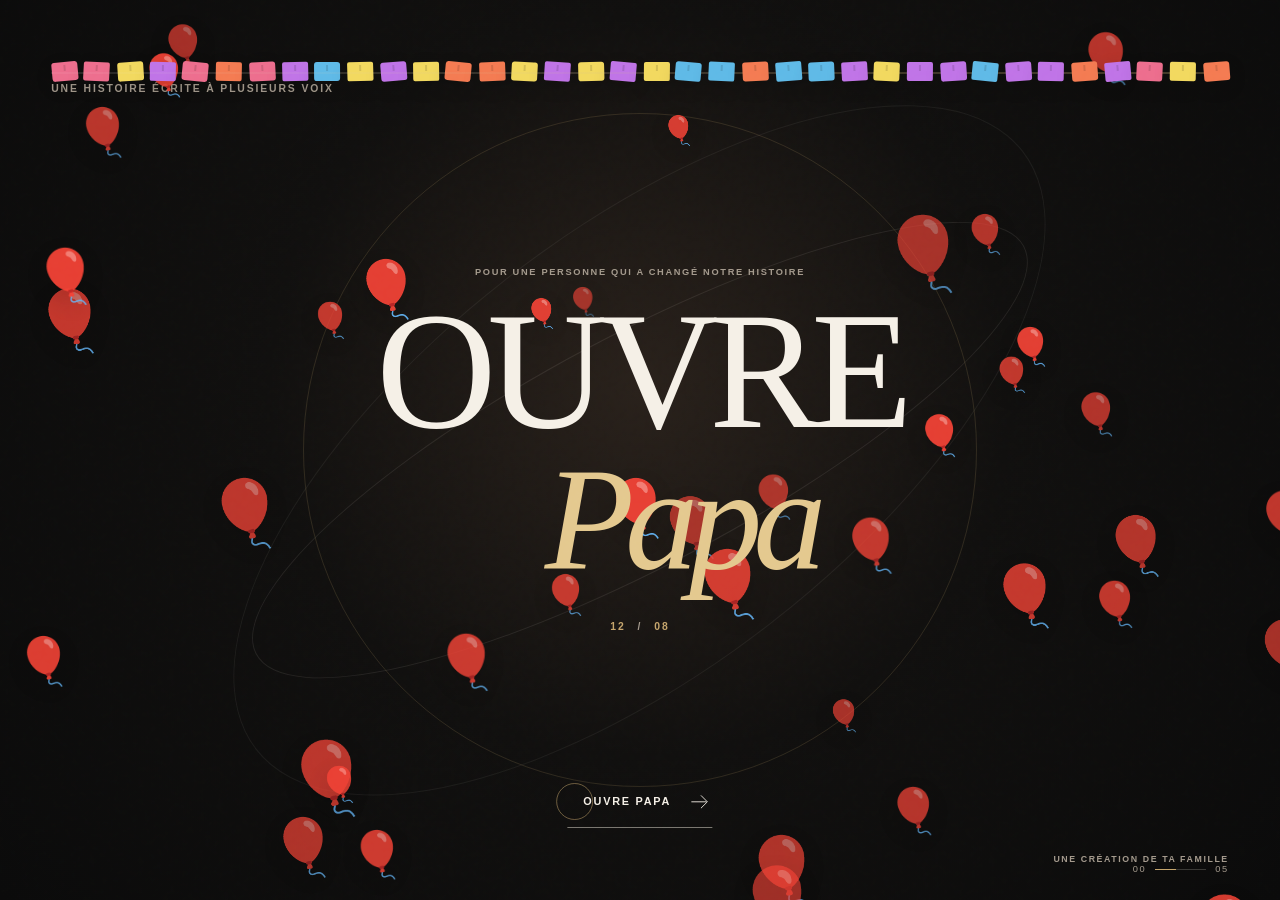
<file: index.html>
<!doctype html>
<html lang="fr">
  <head>
    <meta charset="UTF-8" />
    <meta name="viewport" content="width=device-width, initial-scale=1.0" />
    <meta name="theme-color" content="#11100f" />
    <meta name="description" content="Une histoire de famille pour Papa Papy Modeste Mayala." />
    <title>Papa Papy — Une histoire de famille</title>
    <link rel="icon" type="image/png" href="favicon.png" />
    <link rel="apple-touch-icon" href="icon.png" />
    <link rel="stylesheet" href="style.css" />
  </head>
  <body class="page-opening" data-page="opening">
    <a class="skip-link" href="#story-content">Aller au contenu</a>
    <div class="grain" aria-hidden="true"></div>
    <div class="scene-counter" aria-hidden="true"><span>00</span><i></i><span>05</span></div>

    <main id="story-content" class="opening-shell">
      <section class="scene opening-scene is-active" id="open-scene" aria-labelledby="opening-title">
        <div class="opening-orbit opening-orbit-one" aria-hidden="true"></div>
        <div class="opening-orbit opening-orbit-two" aria-hidden="true"></div>
        <p class="eyebrow opening-eyebrow">Une histoire écrite à plusieurs voix</p>
        <div class="opening-lockup">
          <p class="opening-kicker">Pour une personne qui a changé notre histoire</p>
          <h1 id="opening-title">Ouvre<br /><em>Papa</em></h1>
          <p class="opening-date">12 <span>/</span> 08</p>
        </div>
        <button class="story-button opening-button" id="open-story" type="button" aria-controls="video-scene">
          <span class="button-line" aria-hidden="true"></span>
          <span class="button-label">Ouvre Papa</span>
          <svg class="button-arrow" viewBox="0 0 32 32" aria-hidden="true">
            <path d="M5 16h19M17 8l8 8-8 8" />
          </svg>
        </button>
        <p class="opening-note">Une création de ta famille</p>
      </section>

      <section class="scene video-scene" id="video-scene" aria-labelledby="video-title" hidden>
        <div class="video-frame">
          <div class="video-placeholder media-placeholder" aria-hidden="true">
            <span class="placeholder-mark">00</span>
            <span>La vidéo apparaîtra ici</span>
          </div>
          <video id="intro-video" class="intro-video" playsinline preload="metadata" aria-label="Vidéo d'introduction pour Papa Papy">
            <source src="img/intro.mp4" type="video/mp4" />
          </video>
          <div class="video-vignette" aria-hidden="true"></div>
          <div class="video-caption" id="video-title">
            <span>Chapitre 01</span>
            <strong>Pour toi, Papa Papy</strong>
          </div>
        </div>
        <button class="story-button video-next" id="video-next" type="button" aria-controls="welcome-scene">
          <span class="button-label">Suivant</span>
          <svg class="button-arrow" viewBox="0 0 32 32" aria-hidden="true">
            <path d="M5 16h19M17 8l8 8-8 8" />
          </svg>
        </button>
        <p class="video-status" role="status">La lecture commence maintenant.</p>
      </section>

      <section class="scene welcome-scene" id="welcome-scene" aria-labelledby="welcome-title" hidden>
        <div class="welcome-sun" aria-hidden="true"></div>
        <span class="background-number" aria-hidden="true">12</span>
        <div class="welcome-content">
          <div class="welcome-copy">
            <p class="eyebrow reveal-item">12 AOÛT <span class="eyebrow-rule"></span> une date à garder</p>
            <h2 id="welcome-title" class="welcome-title reveal-item">Papa Papy<br /><em>Modeste Mayala</em></h2>
            <p class="welcome-lede reveal-item">Aujourd'hui, nous ne célébrons pas seulement un anniversaire. Nous célébrons la place que tu as choisie de prendre dans notre histoire.</p>
            <div class="welcome-signature reveal-item">
              <span class="signature-line"></span>
              <span>Une seule famille, quatre voix</span>
            </div>
          </div>
          <figure class="welcome-image reveal-item">
            <img src="img/leon.webp" alt="Leon" />
          </figure>
        </div>
        <button class="story-button scene-continue reveal-item" id="welcome-next" type="button">
          <span class="button-label">Continuer</span>
          <svg class="button-arrow" viewBox="0 0 32 32" aria-hidden="true">
            <path d="M5 16h19M17 8l8 8-8 8" />
          </svg>
        </button>
        <p class="welcome-by-signature" aria-hidden="true">By : Ephraim, Gabriella, Brayan et Christelvie</p>
      </section>
    </main>

    <script type="module" src="script.js"></script>
  </body>
</html>
</file>
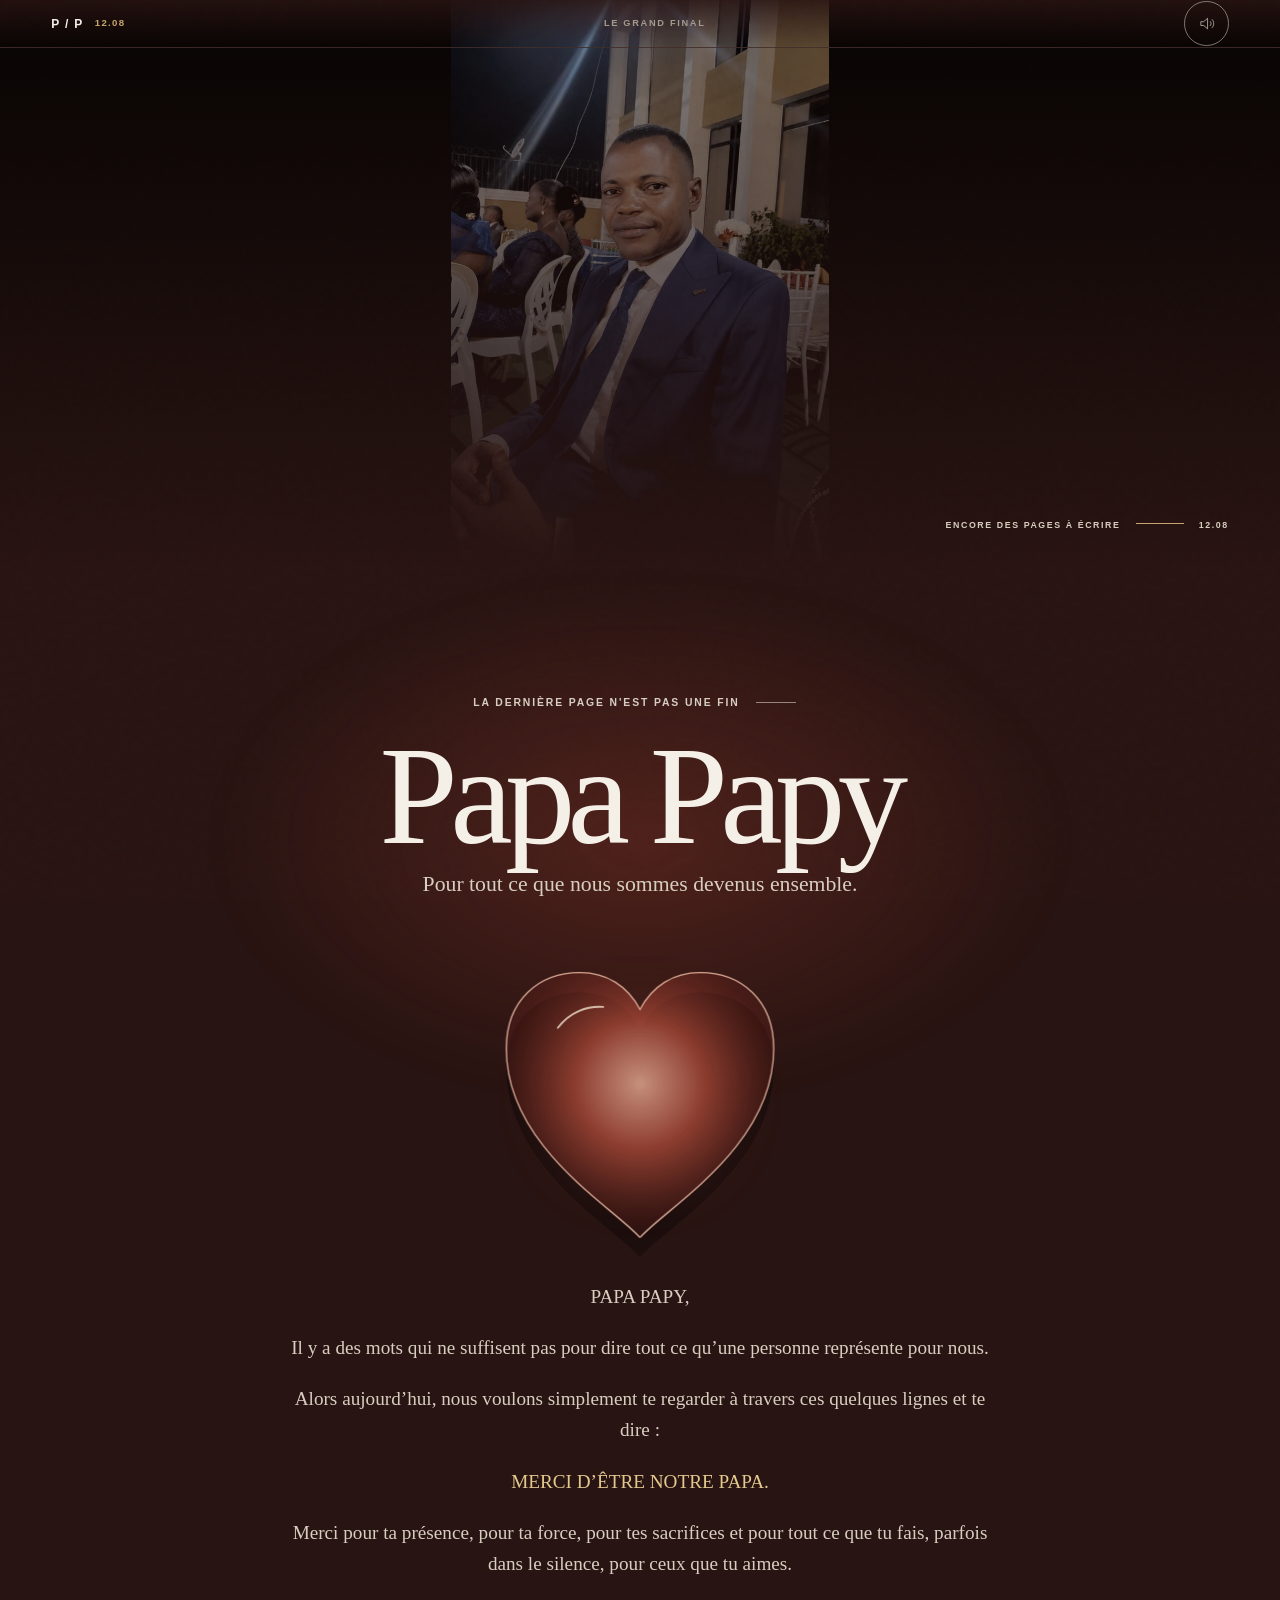
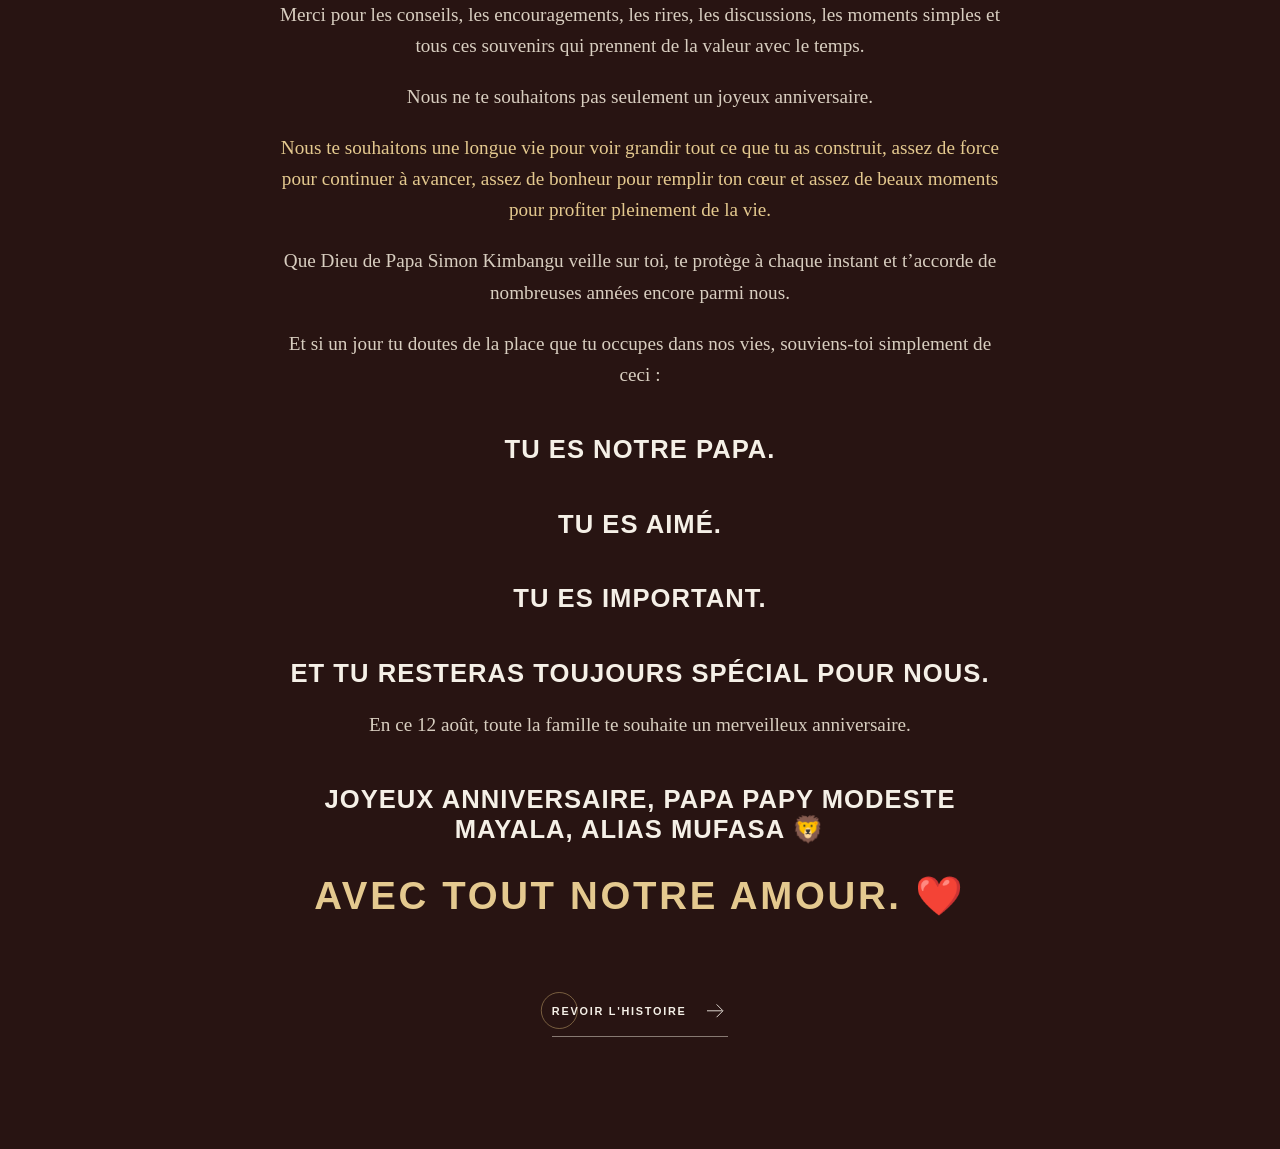
<file: final.html>
<!doctype html>
<html lang="fr">
  <head>
    <meta charset="UTF-8" />
    <meta name="viewport" content="width=device-width, initial-scale=1.0" />
    <meta name="theme-color" content="#1b1110" />
    <meta name="description" content="Le grand final de l'histoire de famille pour Papa Papy Modeste Mayala." />
    <title>Pour toujours une seule famille — Papa Papy</title>
    <link rel="icon" type="image/png" href="favicon.png" />
    <link rel="stylesheet" href="style.css" />
  </head>
  <body class="page-final" data-page="final">
    <a class="skip-link" href="#final-main">Aller au contenu</a>
    <div class="grain" aria-hidden="true"></div>
    <header class="story-header final-header">
      <a class="wordmark" href="index.html" aria-label="Revenir au début de l'histoire">P / P <span>12.08</span></a>
      <p class="header-caption">Le grand final</p>
      <button class="sound-toggle" id="sound-toggle" type="button" aria-label="Couper le son" aria-pressed="false">
        <svg class="sound-on" viewBox="0 0 40 40" aria-hidden="true"><path d="M8 16h6l8-7v22l-8-7H8zM27 15c3 3 3 7 0 10M31 11c5 5 5 13 0 18" /></svg>
        <svg class="sound-off" viewBox="0 0 40 40" aria-hidden="true"><path d="M8 16h6l8-7v22l-8-7H8zM28 14l8 12M36 14l-8 12" /></svg>
      </button>
    </header>

    <main id="final-main" class="final-main">
      <section class="final-gallery" aria-label="Photographies de famille">
        <div class="final-deck" id="final-deck"></div>
        <div class="final-gallery-wash" aria-hidden="true"></div>
        <p class="final-gallery-label">Encore des pages à écrire <span></span> 12.08</p>
      </section>

      <section class="final-message" aria-labelledby="final-title">
        <div class="final-aurora" aria-hidden="true"></div>
        <div class="final-heading">
          <p class="eyebrow final-eyebrow">La dernière page n'est pas une fin <span class="eyebrow-rule"></span></p>
          <h1 id="final-title" class="final-title">Papa Papy</h1>
          <p class="final-intro">Pour tout ce que nous sommes devenus ensemble.</p>
        </div>
        <div class="heart-stage" aria-hidden="true">
          <svg class="final-heart" viewBox="0 0 300 270" role="presentation">
            <defs><radialGradient id="heart-glow" cx="50%" cy="42%" r="58%"><stop offset="0" stop-color="#e7b6a1" stop-opacity=".9" /><stop offset=".42" stop-color="#a74635" stop-opacity=".8" /><stop offset="1" stop-color="#5e201c" stop-opacity=".25" /></radialGradient></defs>
            <path class="heart-shadow" d="M150 245C128 220 41 171 41 91 41 51 68 29 101 29c22 0 39 11 49 30 10-19 27-30 49-30 33 0 60 22 60 62 0 80-87 129-109 154Z" />
            <path class="heart-fill" d="M150 245C128 220 41 171 41 91 41 51 68 29 101 29c22 0 39 11 49 30 10-19 27-30 49-30 33 0 60 22 60 62 0 80-87 129-109 154Z" />
            <path class="heart-outline" d="M150 245C128 220 41 171 41 91 41 51 68 29 101 29c22 0 39 11 49 30 10-19 27-30 49-30 33 0 60 22 60 62 0 80-87 129-109 154Z" />
            <path class="heart-glint" d="M83 74c10-13 24-18 37-17" />
          </svg>
          <span class="heart-pulse" aria-hidden="true"></span>
        </div>
        <div class="final-copy" id="final-copy" aria-live="polite"></div>
        <a class="story-button replay-button" href="index.html"><span class="button-label">Revoir l'histoire</span><svg class="button-arrow" viewBox="0 0 32 32" aria-hidden="true"><path d="M5 16h19M17 8l8 8-8 8" /></svg></a>
      </section>
    </main>
    <audio id="final-music" preload="auto" loop aria-label="Joyeux anniversaire"><source src="img/aniv.mpeg" type="audio/mpeg" /></audio>
    <script type="module" src="script.js"></script>
  </body>
</html>
</file>
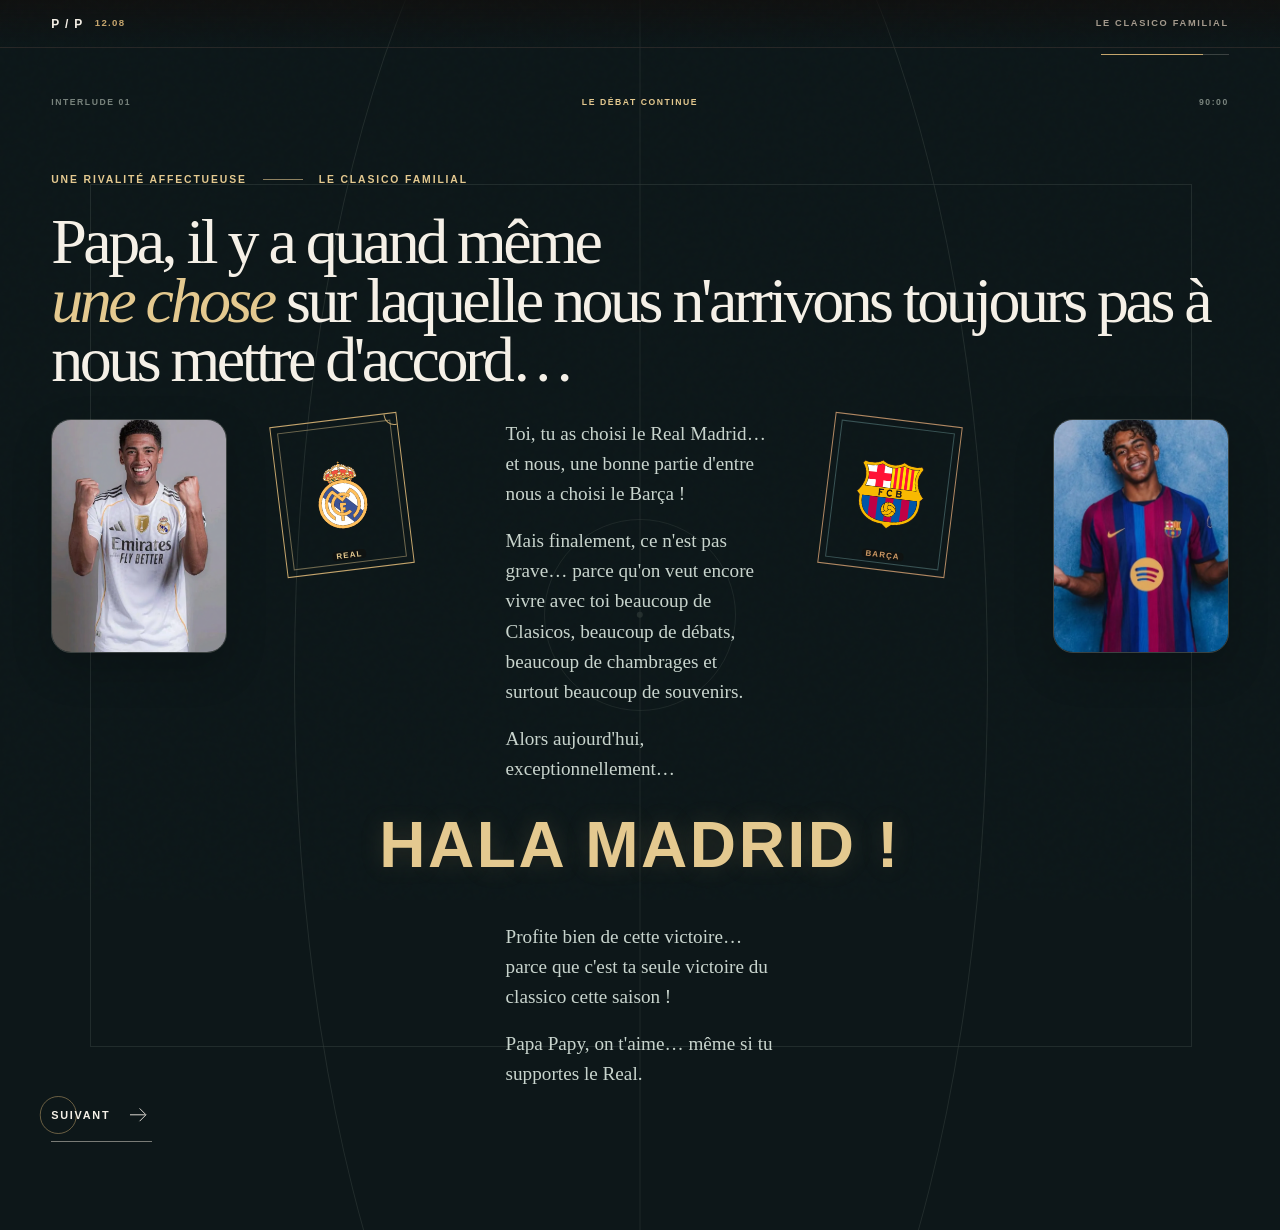
<file: football.html>
<!doctype html>
<html lang="fr">
  <head>
    <meta charset="UTF-8" />
    <meta name="viewport" content="width=device-width, initial-scale=1.0" />
    <meta name="theme-color" content="#0d1719" />
    <meta name="description" content="Le Clasico familial de Papa Papy, entre Real Madrid et Barça." />
    <title>Le Clasico familial — Papa Papy</title>
    <link rel="icon" type="image/png" href="favicon.png" />
    <link rel="stylesheet" href="style.css" />
  </head>
  <body class="page-football" data-page="football">
    <a class="skip-link" href="#football-main">Aller au contenu</a>
    <div class="grain" aria-hidden="true"></div>
    <header class="story-header">
      <a class="wordmark" href="index.html" aria-label="Revenir au début de l'histoire">P / P <span>12.08</span></a>
      <p class="header-caption">Le Clasico familial</p>
      <div class="header-progress"><span style="width: 80%"></span></div>
    </header>

    <main id="football-main" class="football-main">
      <section class="match-scene scene is-active" aria-labelledby="match-title">
        <div class="pitch-grid" aria-hidden="true"><span></span><span></span><span></span></div>
        <div class="match-topline"><span>Interlude 01</span><span>Le débat continue</span><span>90:00</span></div>
        <div class="match-content">
          <p class="eyebrow">Une rivalité affectueuse <span class="eyebrow-rule"></span> le Clasico familial</p>
          <h1 id="match-title">Papa, il y a quand même<br /><em>une chose</em> sur laquelle nous n'arrivons toujours pas à nous mettre d'accord…</h1>
          <div class="match-columns">
            <div class="player-photo player-photo-left" aria-label="Vinicius">
              <img src="img/vini.webp" alt="Vinicius" />
            </div>
            <div class="club-mark madrid-mark" aria-label="Une interprétation graphique originale du Real Madrid">
              <img src="img/real.webp" alt="Logo Real Madrid" />
              <b>REAL</b>
            </div>
            <div class="match-copy">
              <p>Toi, tu as choisi le Real Madrid… et nous, une bonne partie d'entre nous a choisi le Barça !</p>
              <p>Mais finalement, ce n'est pas grave… parce qu'on veut encore vivre avec toi beaucoup de Clasicos, beaucoup de débats, beaucoup de chambrages et surtout beaucoup de souvenirs.</p>
              <p>Alors aujourd'hui, exceptionnellement…</p>
              <p class="hala">HALA MADRID !</p>
              <p>Profite bien de cette victoire… parce que c'est ta seule victoire du classico cette saison !</p>
              <p>Papa Papy, on t'aime… même si tu supportes le Real.</p>
            </div>
            <div class="club-mark barca-mark" aria-label="Une interprétation graphique originale du FC Barcelone">
              <img src="img/barca.webp" alt="Logo FC Barcelone" />
              <b>BARÇA</b>
            </div>
            <div class="player-photo player-photo-right" aria-label="Lamine Yamal">
              <img src="img/lamine.webp" alt="Lamine Yamal" />
            </div>
          </div>
        </div>
        <a class="story-button match-next" id="match-continue" href="final.html"><span class="button-label">Suivant</span><svg class="button-arrow" viewBox="0 0 32 32" aria-hidden="true"><path d="M5 16h19M17 8l8 8-8 8" /></svg></a>
      </section>
    </main>
    <audio id="madrid" preload="auto" src="img/madrid.mp3" aria-hidden="true"></audio>
    <script>
      document.addEventListener("DOMContentLoaded", () => {
        const audio = document.getElementById("madrid");
        if (!audio) return;
        audio.volume = 1;
        const playPromise = audio.play();
        if (playPromise && typeof playPromise.catch === "function") {
          playPromise.catch(() => {
            // Autoplay may be blocked, but the audio source is ready.
          });
        }
      });
    </script>
    <script type="module" src="script.js"></script>
  </body>
</html>
</file>
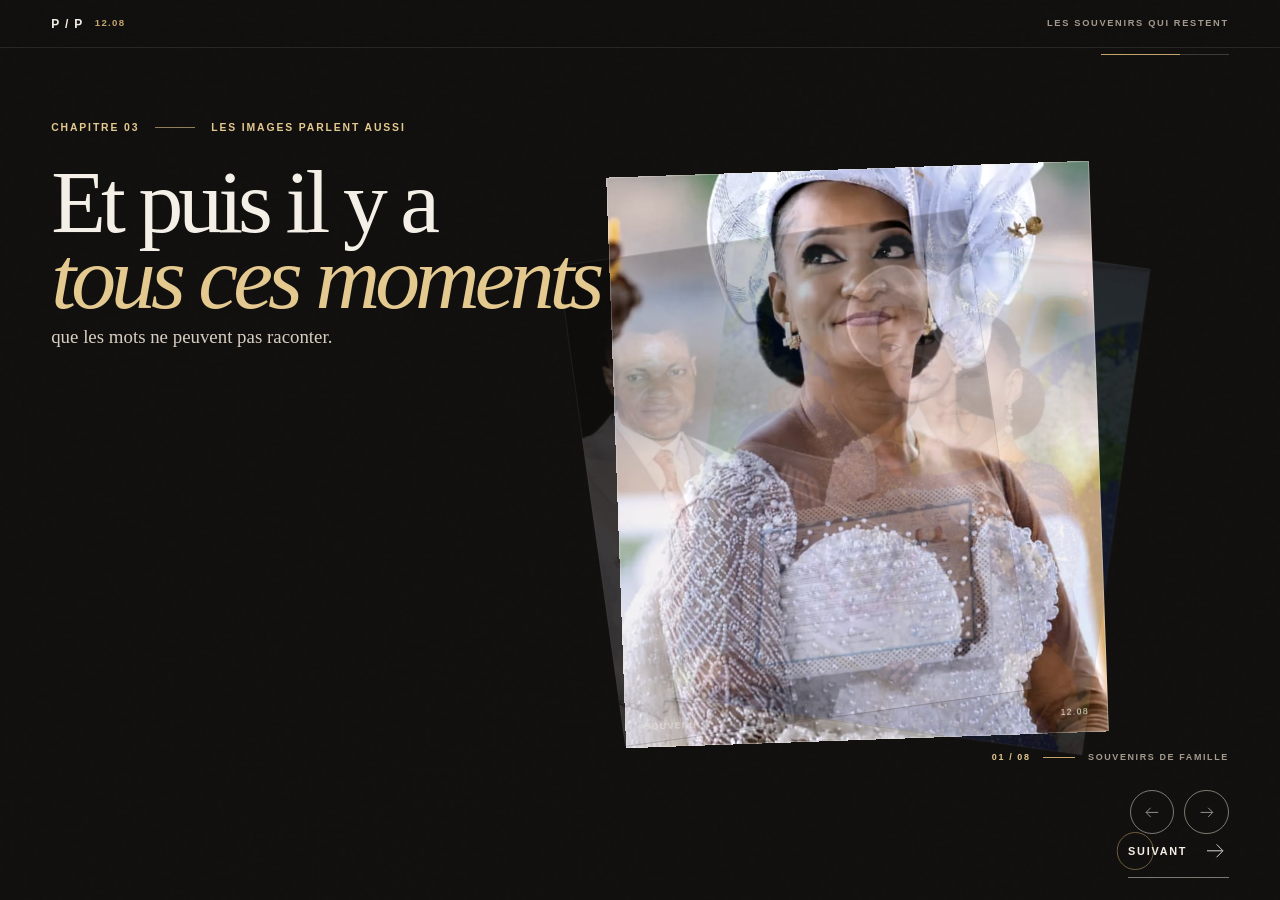
<file: souvenirs.html>
<!doctype html>
<html lang="fr">
  <head>
    <meta charset="UTF-8" />
    <meta name="viewport" content="width=device-width, initial-scale=1.0" />
    <meta name="theme-color" content="#11100f" />
    <meta name="description" content="Les souvenirs de la famille et le Clasico de Papa Papy." />
    <title>Les souvenirs — Papa Papy</title>
    <link rel="icon" type="image/png" href="favicon.png" />
    <link rel="stylesheet" href="style.css" />
  </head>
  <body class="page-souvenirs" data-page="souvenirs">
    <a class="skip-link" href="#souvenirs-main">Aller au contenu</a>
    <div class="grain" aria-hidden="true"></div>
    <header class="story-header">
      <a class="wordmark" href="index.html" aria-label="Revenir au début de l'histoire">P / P <span>12.08</span></a>
      <p class="header-caption">Les souvenirs qui restent</p>
      <div class="header-progress"><span></span></div>
    </header>

    <main id="souvenirs-main" class="souvenirs-main">
      <section class="souvenir-scene scene is-active" id="memory-scene" aria-labelledby="memory-title">
        <div class="memory-intro">
          <p class="eyebrow">Chapitre 03 <span class="eyebrow-rule"></span> les images parlent aussi</p>
          <h1 id="memory-title">Et puis il y a<br /><em>tous ces moments</em></h1>
          <p>que les mots ne peuvent pas raconter.</p>
        </div>
        <div class="photo-deck" id="memory-deck" aria-label="Galerie de souvenirs" aria-live="polite"></div>
        <div class="deck-meta"><span id="memory-count">01 / 08</span><span class="deck-dash"></span><span>souvenirs de famille</span></div>
        <div class="deck-controls">
          <button class="icon-button" id="memory-prev" type="button" aria-label="Souvenir précédent"><svg viewBox="0 0 36 36" aria-hidden="true"><path d="M28 18H8M15 10l-8 8 8 8" /></svg></button>
          <button class="icon-button" id="memory-next" type="button" aria-label="Souvenir suivant"><svg viewBox="0 0 36 36" aria-hidden="true"><path d="M8 18h20M21 10l8 8-8 8" /></svg></button>
        </div>
        <a class="story-button memory-next-scene" id="memory-continue" href="football.html"><span class="button-label">Suivant</span><svg class="button-arrow" viewBox="0 0 32 32" aria-hidden="true"><path d="M5 16h19M17 8l8 8-8 8" /></svg></a>
      </section>
    </main>
    <script type="module" src="script.js"></script>
  </body>
</html>
</file>
<file: style.css>
/* 01. Variables */
:root {
  --ink: #11100f;
  --ink-soft: #191614;
  --paper: #efe8dc;
  --paper-soft: #d8cec0;
  --ivory: #f5f0e7;
  --muted: #a49a8d;
  --line: rgba(239, 232, 220, .2);
  --line-strong: rgba(239, 232, 220, .48);
  --gold: #c5a56c;
  --gold-light: #e4c98f;
  --red: #8b3328;
  --red-bright: #b64a3c;
  --night-red: #281412;
  --shadow: rgba(0, 0, 0, .38);
  --ease-out: cubic-bezier(.16, 1, .3, 1);
  --ease-in-out: cubic-bezier(.76, 0, .24, 1);
  --slow: 1100ms;
  --fast: 420ms;
  --gutter: clamp(1.1rem, 4vw, 4.8rem);
  --header-height: 3rem;
}

/* 02. Reset */
* { box-sizing: border-box; }
html { min-width: 320px; background: var(--ink); scroll-behavior: smooth; }
body {
  min-width: 320px;
  min-height: 100vh;
  margin: 0;
  overflow-x: hidden;
  background: var(--ink);
  color: var(--ivory);
  font-family: Arial, Helvetica, sans-serif;
  font-weight: 400;
  -webkit-font-smoothing: antialiased;
  text-rendering: optimizeLegibility;
  opacity: 0;
  transition: opacity var(--slow) var(--ease-out);
}
body::selection { background: var(--gold); color: var(--ink); }
body.page-loaded { opacity: 1; }
body.page-exiting { opacity: 0; pointer-events: none; }
button, a { -webkit-tap-highlight-color: transparent; }
button { color: inherit; font: inherit; }
a { color: inherit; text-decoration: none; }
img, video { display: block; max-width: 100%; }
button:focus-visible, a:focus-visible { outline: 1px solid var(--gold-light); outline-offset: 6px; }
[hidden] { display: none !important; }

/* 03. Typography */
.eyebrow,
.opening-kicker,
.opening-note,
.opening-date,
.message-index,
.message-note,
.message-signoff,
.rail-label,
.rail-caption,
.header-caption,
.wordmark,
.deck-meta,
.match-topline,
.final-gallery-label,
.video-caption,
.video-status,
.signature-line + span {
  font-size: .65rem;
  font-weight: 700;
  letter-spacing: .18em;
  line-height: 1.5;
  text-transform: uppercase;
}
.eyebrow { color: var(--gold-light); }
.eyebrow-rule { display: inline-block; width: 2.5rem; height: 1px; margin: 0 .7rem .2rem; background: currentColor; opacity: .6; }
h1, h2, p { margin: 0; }
h1, h2 { font-family: Georgia, "Times New Roman", serif; font-weight: 400; letter-spacing: -.055em; }
em { color: var(--gold-light); font-style: italic; }

/* 04. Global atmosphere */
.grain {
  position: fixed;
  z-index: 20;
  inset: 0;
  pointer-events: none;
  opacity: .075;
  background-image: url("data:image/svg+xml,%3Csvg viewBox='0 0 180 180' xmlns='http://www.w3.org/2000/svg'%3E%3Cfilter id='n'%3E%3CfeTurbulence type='fractalNoise' baseFrequency='.82' numOctaves='3' stitchTiles='stitch'/%3E%3C/filter%3E%3Crect width='100%25' height='100%25' filter='url(%23n)' opacity='.6'/%3E%3C/svg%3E");
  mix-blend-mode: soft-light;
}
.grain::after {
  position: absolute;
  inset: 0;
  background: linear-gradient(120deg, transparent 35%, rgba(255,255,255,.03) 50%, transparent 65%);
  content: "";
  animation: grain-sweep 14s linear infinite;
}
@keyframes grain-sweep { from { transform: translateX(-100%); } to { transform: translateX(100%); } }
.skip-link {
  position: fixed;
  z-index: 100;
  top: .8rem;
  left: .8rem;
  padding: .7rem 1rem;
  transform: translateY(-180%);
  background: var(--ivory);
  color: var(--ink);
  font-size: .75rem;
  transition: transform var(--fast) var(--ease-out);
}
.skip-link:focus { transform: translateY(0); }
.scene-counter {
  position: fixed;
  z-index: 10;
  right: var(--gutter);
  bottom: 1.6rem;
  display: flex;
  align-items: center;
  gap: .55rem;
  color: var(--muted);
  font-size: .58rem;
  letter-spacing: .18em;
}
.scene-counter i, .header-progress {
  display: block;
  width: 3.2rem;
  height: 1px;
  background: var(--line);
}
.scene-counter i::after { display: block; width: 40%; height: 100%; background: var(--gold); content: ""; }

/* 05. Shared story header */
.story-header {
  position: fixed;
  z-index: 15;
  top: 0;
  right: 0;
  left: 0;
  display: flex;
  align-items: center;
  justify-content: space-between;
  height: var(--header-height);
  padding: 0 var(--gutter);
  border-bottom: 1px solid rgba(239, 232, 220, .1);
  background: linear-gradient(180deg, rgba(17,16,15,.82), rgba(17,16,15,0));
}
.wordmark { display: flex; align-items: center; gap: .7rem; color: var(--ivory); font-size: .75rem; letter-spacing: .11em; }
.wordmark span { color: var(--gold); font-size: .6rem; }
.header-caption { color: var(--muted); font-size: .58rem; }
.header-progress { position: absolute; right: var(--gutter); bottom: -.5rem; width: 8rem; }
.header-progress span { display: block; width: 62%; height: 100%; background: var(--gold); transition: width 900ms var(--ease-out); }

/* 06. Opening scene */
.opening-shell { position: relative; min-height: 100vh; }
.scene { position: relative; min-height: 100vh; overflow: hidden; }
.opening-scene {
  display: flex;
  flex-direction: column;
  align-items: center;
  justify-content: center;
  background: radial-gradient(circle at 50% 43%, #29211b 0, var(--ink) 45%, #0b0b0b 100%);
  text-align: center;
}
.opening-scene::before {
  position: absolute;
  width: min(54vw, 42rem);
  height: min(54vw, 42rem);
  border: 1px solid rgba(197,165,108,.17);
  border-radius: 50%;
  content: "";
  animation: orbit-breathe 8s ease-in-out infinite;
}
.opening-scene::after {
  position: absolute;
  inset: 0;
  background: linear-gradient(110deg, transparent 32%, rgba(197,165,108,.08) 50%, transparent 68%);
  content: "";
  pointer-events: none;
  transform: translateX(-100%);
  animation: opening-light 10s 1.5s var(--ease-in-out) infinite;
}

/* Garland (guirlande) decorations across the opening scene */
.opening-scene .garland { position: absolute; left: 0; right: 0; top: 8%; pointer-events: none; z-index: 2; display: flex; justify-content: center; gap: 2rem; }
.garland-inner { position: relative; width: min(84rem, 92%); height: 0; display: flex; justify-content: space-between; align-items: center; }
.garland-line { position: absolute; left: 0; right: 0; top: 0; height: 2px; background: linear-gradient(90deg, rgba(255,255,255,.06), rgba(197,165,108,.18)); transform-origin: center; }
.garland-flag { display: inline-block; width: 1.6rem; height: 1.2rem; border-radius: .18rem; transform-origin: top center; background: hsl(340 80% 70%); box-shadow: 0 6px 18px rgba(0,0,0,.14); animation: garland-sway var(--dur, 3.6s) ease-in-out infinite; }
.garland-flag:nth-child(odd) { border-radius: .12rem; }
.garland-flag::after { content: ""; display: block; width: 2px; height: 6px; background: rgba(0,0,0,.12); margin: .18rem auto 0; }

@keyframes garland-sway {
  0% { transform: translateY(0) rotate(-6deg); }
  50% { transform: translateY(6px) rotate(6deg); }
  100% { transform: translateY(0) rotate(-6deg); }
}
.opening-orbit { position: absolute; border: 1px solid rgba(239,232,220,.09); border-radius: 50%; pointer-events: none; }
.opening-orbit-one { width: 68vw; height: 18vw; transform: rotate(-28deg); }
.opening-orbit-two { width: 34vw; height: 76vw; transform: rotate(52deg); opacity: .7; }
.opening-eyebrow { position: absolute; top: clamp(2rem, 9vh, 6rem); left: var(--gutter); color: var(--muted); }
.opening-lockup { position: relative; z-index: 1; display: flex; flex-direction: column; align-items: center; }
.opening-kicker { margin-bottom: 1.7rem; color: var(--muted); font-size: .58rem; }
.opening-lockup h1 { color: var(--ivory); font-size: clamp(4.8rem, 13vw, 10.8rem); line-height: .77; text-transform: uppercase; }
.opening-lockup h1 em { display: inline-block; margin-top: .2em; color: var(--gold-light); font-size: .88em; text-transform: none; transform: translateX(.28em); }
.opening-date { margin-top: 2.6rem; color: var(--gold); }
.opening-date span { padding: 0 .45rem; color: var(--muted); }
.opening-button { position: absolute; bottom: clamp(2rem, 8vh, 5.5rem); left: 50%; transform: translateX(-50%); }
.opening-note { position: absolute; right: var(--gutter); bottom: 2.1rem; color: var(--muted); font-size: .55rem; }

/* 07. Video */
.video-scene { display: flex; align-items: center; justify-content: center; background: #090909; }
.video-frame { position: relative; width: min(100%, 110rem); height: min(82vh, 63rem); overflow: hidden; background: #0d0c0c; }
.intro-video { position: absolute; inset: 0; width: 100%; height: 100%; object-fit: contain; background: #0d0c0c; }
.intro-video.is-missing { display: none; }
.video-placeholder { position: absolute; z-index: 0; inset: 0; }
.intro-video:not([src]) + .video-vignette { display: none; }
.video-vignette { position: absolute; inset: 0; pointer-events: none; background: linear-gradient(180deg, rgba(0,0,0,.45), transparent 27%, transparent 72%, rgba(0,0,0,.52)); }
.video-caption { position: absolute; z-index: 1; top: 2rem; left: 2.5rem; display: grid; gap: .4rem; color: var(--paper-soft); }
.video-caption strong { color: var(--ivory); font-family: Georgia, serif; font-size: 1rem; font-weight: 400; letter-spacing: .01em; text-transform: none; }
.video-next { position: absolute; right: var(--gutter); bottom: 2.3rem; opacity: 0; transform: translateY(1rem); transition: opacity 800ms var(--ease-out), transform 800ms var(--ease-out); }
.video-next.is-visible { opacity: 1; transform: translateY(0); }
.video-status { position: absolute; bottom: 2.5rem; left: var(--gutter); color: var(--muted); font-size: .54rem; }

/* 08. Welcome */
.welcome-scene { display: grid; place-items: center; background: var(--ink-soft); }
.welcome-scene::before { position: absolute; top: -20%; left: -8%; width: 75vw; height: 90vw; border: 1px solid rgba(197,165,108,.1); border-radius: 50%; content: ""; transform: rotate(28deg); }
.welcome-sun { position: absolute; top: 12%; right: 19%; width: min(19vw, 17rem); height: min(19vw, 17rem); border: 1px solid rgba(197,165,108,.35); border-radius: 50%; box-shadow: 0 0 80px rgba(197,165,108,.12); }
.welcome-sun::after { position: absolute; inset: 18%; border: 1px solid rgba(197,165,108,.18); border-radius: inherit; content: ""; }
.background-number { position: absolute; top: 50%; left: 4vw; color: rgba(239,232,220,.035); font-family: Georgia, serif; font-size: min(63vw, 50rem); line-height: .7; transform: translateY(-50%); }
.welcome-content { position: relative; z-index: 1; display: grid; grid-template-columns: minmax(28rem, 1fr) minmax(20rem, 28rem); gap: 3.5rem; width: min(70rem, 85vw); margin-left: 10vw; align-items: center; }
.welcome-copy { display: grid; gap: 1.5rem; }
.welcome-title { margin: 0; color: var(--ivory); font-size: clamp(3.2rem, 8.5vw, 8.7rem); line-height: .84; }
.welcome-title em { font-size: .76em; }
.welcome-lede { max-width: 36rem; color: var(--paper-soft); font-family: Georgia, serif; font-size: clamp(1.1rem, 1.9vw, 1.55rem); line-height: 1.5; }
.welcome-signature { display: flex; align-items: center; gap: 1rem; margin-top: 1.5rem; color: var(--muted); }
.welcome-image { display: grid; place-items: center; align-self: start; max-width: 28rem; }
.welcome-image img { display: block; width: 100%; height: auto; border-radius: 1.5rem; object-fit: contain; background: #0f0d0c; }
.signature-line { display: block; width: 4rem; height: 1px; background: var(--gold); }
.scene-continue { position: absolute; right: var(--gutter); bottom: 3.5rem; }
.welcome-by-signature {
  position: absolute;
  left: var(--gutter);
  bottom: 3.6rem;
  margin: 0;
  color: rgba(239,232,220,.88);
  font-family: Georgia, serif;
  font-size: clamp(0.9rem, 1.1vw, 1.1rem);
  letter-spacing: .18em;
  text-transform: uppercase;
  opacity: .95;
  z-index: 1;
}
.welcome-by-signature::before {
  content: "";
  display: inline-block;
  width: 3rem;
  height: 1px;
  margin-right: .8rem;
  vertical-align: middle;
  background: rgba(239,232,220,.45);
}
.reveal-item { opacity: 0; transform: translateY(1.2rem); }
.welcome-scene.is-active .reveal-item { animation: rise-in 850ms var(--ease-out) forwards; }
.welcome-scene.is-active .reveal-item:nth-child(2) { animation-delay: 130ms; }
.welcome-scene.is-active .reveal-item:nth-child(3) { animation-delay: 260ms; }
.welcome-scene.is-active .reveal-item:nth-child(4) { animation-delay: 390ms; }

/* 09. Message scenes */
.messages-main { min-height: 100vh; padding-top: calc(var(--header-height) + .2rem); background: #171411; }
.message-stage { position: relative; display: grid; grid-template-columns: minmax(24rem, 1fr) minmax(20rem, .76fr); align-items: center; gap: 4vw; min-height: calc(100vh - var(--header-height) - 2rem); padding: 1.2rem calc(var(--gutter) * 1.5) 4rem 19vw; isolation: isolate; }
.message-wash { position: absolute; z-index: -1; top: 9%; right: 4%; width: 45vw; height: 78%; border-radius: 50%; background: radial-gradient(circle at 42% 48%, rgba(178,83,65,.32), transparent 64%); filter: blur(4px); opacity: .6; transition: background 900ms var(--ease-in-out); }
.message-copy-column { position: relative; z-index: 4; max-width: 43rem; }
.message-index { color: var(--gold); }
.message-note { margin-top: 1rem; color: var(--muted); font-size: .56rem; }
.message-name { margin-top: .55rem; color: var(--ivory); font-size: clamp(3.8rem, 8vw, 8rem); line-height: .82; }
.message-divider { display: flex; align-items: center; gap: .8rem; margin: 2.2rem 0 1.8rem; color: var(--gold); }
.message-divider span { display: block; width: 5.5rem; height: 1px; background: currentColor; }
.message-divider svg { width: 2.6rem; height: auto; fill: none; stroke: currentColor; stroke-width: 1; }
.message-copy { max-width: 38rem; color: var(--paper-soft); font-family: Georgia, serif; font-size: clamp(1.07rem, 1.55vw, 1.38rem); line-height: 1.6; }
.message-copy span { display: inline; opacity: 0; filter: blur(5px); transition: opacity 520ms var(--ease-out), filter 720ms var(--ease-out); }
.message-copy span.is-revealed { opacity: 1; filter: blur(0); }
.message-signoff { margin-top: 2.3rem; color: var(--gold-light); font-size: .56rem; }
.portrait-wrap { position: relative; z-index: 1; width: min(30vw, 28rem); margin: 0; justify-self: center; transform: rotate(3deg); transition: transform 900ms var(--ease-out); }
.portrait-wrap:hover { transform: rotate(0) translateY(-.5rem); }
.portrait-frame { position: relative; aspect-ratio: 4 / 5; overflow: hidden; background: #29221d; box-shadow: 1.3rem 1.3rem 0 rgba(197,165,108,.13); }
.portrait-frame::after { position: absolute; inset: 0; border: 1px solid rgba(239,232,220,.36); content: ""; pointer-events: none; }
.portrait-frame img { position: relative; z-index: 1; width: 100%; height: 100%; object-fit: contain; object-position: center; background: #0f0d0c; filter: saturate(.75) contrast(1.04); transition: transform 1.5s var(--ease-out), filter 1s var(--ease-out); }
.portrait-wrap:hover img { transform: scale(1.035); filter: saturate(.9) contrast(1.06); }
.portrait-wrap figcaption { display: flex; align-items: center; gap: .7rem; margin-top: 1rem; color: var(--muted); font-size: .58rem; letter-spacing: .12em; text-transform: uppercase; }
.portrait-wrap figcaption i { width: 1.3rem; height: 1px; background: var(--gold); }
.media-placeholder { position: absolute; inset: 0; display: flex; flex-direction: column; align-items: center; justify-content: center; gap: .75rem; background: linear-gradient(145deg, #332a23, #171311 65%); color: var(--muted); font-size: .56rem; letter-spacing: .14em; text-transform: uppercase; }
.placeholder-mark { color: var(--gold); font-family: Georgia, serif; font-size: 3rem; letter-spacing: -.08em; opacity: .8; }
.portrait-frame img.is-missing { display: none; }
.message-line-art { position: absolute; z-index: -1; right: 9%; bottom: 8%; width: min(17rem, 22vw); fill: none; stroke: rgba(197,165,108,.26); stroke-width: .8; transition: transform 1.1s var(--ease-out); }
.message-stage.is-transitioning .message-line-art { transform: translateX(5rem) rotate(8deg); }
.message-actions { position: absolute; right: var(--gutter); bottom: 2rem; left: 19vw; display: flex; align-items: center; gap: 1.1rem; }
.action-rule { width: min(15rem, 25vw); height: 1px; background: var(--line); }
.message-next { margin-left: auto; }
.message-rail { position: fixed; z-index: 4; top: var(--header-height); bottom: 0; left: 0; display: flex; flex-direction: column; justify-content: center; gap: 1.8rem; width: 12vw; padding-left: var(--gutter); border-right: 1px solid rgba(239,232,220,.11); background: rgba(17,16,15,.18); }
.rail-label, .rail-caption { color: var(--muted); font-size: .54rem; writing-mode: vertical-rl; transform: rotate(180deg); }
.rail-numbers { display: flex; flex-direction: column; align-items: center; gap: .65rem; color: var(--gold); }
.rail-numbers i { width: 1px; height: 4.8rem; background: linear-gradient(var(--gold), transparent); }
.rail-numbers b { font-size: .58rem; letter-spacing: .1em; }
.message-stage.message-variant-two .message-wash { background: radial-gradient(circle at 42% 48%, rgba(197,165,108,.3), transparent 64%); }
.message-stage.message-variant-three .message-wash { background: radial-gradient(circle at 42% 48%, rgba(150,65,46,.29), transparent 64%); }
.message-stage.message-variant-four .message-wash { background: radial-gradient(circle at 42% 48%, rgba(218,166,93,.3), transparent 64%); }

/* Heart overlay for Mapitshi (romantic, dozens of floating hearts) */
.message-stage.message-variant-eight .message-wash { background: radial-gradient(circle at 42% 48%, rgba(235,116,147,.18), transparent 64%); position: relative; overflow: visible; }
.message-stage.message-variant-eight::before,
.message-stage.message-variant-eight::after,
.message-stage.message-variant-eight .message-wash::before,
.message-stage.message-variant-eight .message-wash::after {
  position: absolute; inset: 0; content: ""; pointer-events: none; z-index: 0;
}

/* overlay container sits above wash but under the main copy (copy has z-index:4) */
.heart-overlay { position: absolute; inset: 0; pointer-events: none; z-index: 3; overflow: hidden; }
.heart-overlay .heart { position: absolute; display: inline-block; pointer-events: none; transform-origin: center; will-change: transform, opacity; text-shadow: 0 6px 18px rgba(0,0,0,.18); color: hsl(340 85% 68% / 0.95); animation-name: heart-flutter; animation-duration: var(--dur, 6s); animation-timing-function: cubic-bezier(.22,.9,.26,1); animation-iteration-count: infinite; }

@keyframes heart-flutter {
  0% { transform: translate(0, 0) scale(1) rotate(0deg); opacity: 0; }
  6% { opacity: 1; }
 25% { transform: translate(calc(var(--tx) * 0.25 + var(--sway, 0px)), calc(var(--ty) * 0.22)) rotate(calc(var(--rot) * 0.2)) scale(1.06); }
 45% { transform: translate(calc(var(--tx) * 0.45 - var(--sway, 0px)), calc(var(--ty) * 0.45)) rotate(calc(var(--rot) * 0.45)) scale(0.96); }
 70% { transform: translate(calc(var(--tx) * 0.72 + var(--sway, 0px)), calc(var(--ty) * 0.72)) rotate(calc(var(--rot) * 0.78)) scale(1.03); }
 100% { transform: translate(var(--tx), var(--ty)) rotate(var(--rot)) scale(1); opacity: 0; }
}

/* Balloon overlay for the opening scene (floating balloons from all sides) */
.opening-scene .balloon-overlay { position: absolute; inset: 0; pointer-events: none; z-index: 0; overflow: hidden; }
.balloon-overlay .balloon { position: absolute; display: inline-block; pointer-events: none; transform-origin: center; will-change: transform, opacity; text-shadow: 0 8px 26px rgba(0,0,0,.18); font-size: 22px; animation-name: balloon-float; animation-duration: var(--dur, 8s); animation-timing-function: ease-in-out; animation-iteration-count: infinite; }

@keyframes balloon-float {
  0% { transform: translate(0, 0) rotate(0deg); opacity: 0; }
  6% { opacity: 1; }
 30% { transform: translate(calc(var(--tx) * 0.3 + var(--sway, 0px)), calc(var(--ty) * 0.3)) rotate(calc(var(--rot) * 0.2)); }
 60% { transform: translate(calc(var(--tx) * 0.6 - var(--sway, 0px)), calc(var(--ty) * 0.6)) rotate(calc(var(--rot) * 0.5)); }
 100% { transform: translate(var(--tx), var(--ty)) rotate(var(--rot)); opacity: 0; }
}

/* 10. Souvenir carousel */
.souvenirs-main { min-height: 100vh; background: #11100f; }
.souvenir-scene { padding: calc(var(--header-height) + 3.5rem) var(--gutter) 5rem; }
.memory-intro { position: absolute; z-index: 2; top: calc(var(--header-height) + 4.5rem); left: var(--gutter); max-width: 35rem; }
.memory-intro h1 { margin: 1.8rem 0 .7rem; color: var(--ivory); font-size: clamp(3.5rem, 7vw, 8rem); line-height: .84; }
.memory-intro p:last-child { color: var(--paper-soft); font-family: Georgia, serif; font-size: 1.18rem; }
.photo-deck { position: absolute; top: 17%; right: 11%; width: min(44vw, 38rem); height: min(67vh, 42rem); }
.memory-card { position: absolute; inset: 0; overflow: hidden; background: #28211d; opacity: 0; transform: translate3d(8%, 2%, 0) rotate(7deg) scale(.9); transition: opacity 750ms var(--ease-in-out), transform 1000ms var(--ease-out); }
.memory-card.is-active { opacity: 1; transform: translate3d(0, 0, 0) rotate(-2deg) scale(1); }
.memory-card.is-before { opacity: .22; transform: translate3d(-13%, 4%, 0) rotate(-8deg) scale(.85); }
.memory-card.is-after { opacity: .14; transform: translate3d(11%, 5%, 0) rotate(8deg) scale(.86); }
.memory-card::after { position: absolute; inset: 0; border: 1px solid rgba(239,232,220,.35); content: ""; }
.memory-card img { width: 100%; height: 100%; object-fit: cover; filter: saturate(.7) contrast(1.04); transition: transform 5s var(--ease-out); }
.memory-card.is-active img { transform: scale(1.06); }
.memory-card .media-placeholder { z-index: 0; }
.memory-card img.is-missing { display: none; }
.memory-card-label { position: absolute; z-index: 2; right: 1.2rem; bottom: 1rem; left: 1.2rem; display: flex; justify-content: space-between; color: var(--ivory); font-size: .55rem; letter-spacing: .15em; text-transform: uppercase; }
.deck-meta { position: absolute; right: var(--gutter); bottom: 8.5rem; display: flex; align-items: center; gap: .8rem; color: var(--gold-light); font-size: .56rem; }
.deck-meta span:last-child { color: var(--muted); }
.deck-dash { width: 2rem; height: 1px; background: var(--gold); }
.deck-controls { position: absolute; right: var(--gutter); bottom: 4.1rem; display: flex; gap: .6rem; }
.memory-next-scene { position: absolute; right: var(--gutter); bottom: 1.4rem; }
.deck-controls + .memory-next-scene { bottom: 1.4rem; transform: none; }

/* 11. Real Madrid interlude */
.football-main { min-height: 100vh; background: #0d1719; }
.match-scene { padding: calc(var(--header-height) + 3rem) var(--gutter) 5.5rem; background: #0d1719; }
.pitch-grid { position: absolute; inset: 0; overflow: hidden; opacity: .17; pointer-events: none; }
.pitch-grid::before, .pitch-grid::after { position: absolute; border: 1px solid rgba(198,214,195,.65); content: ""; }
.pitch-grid::before { top: -20%; left: 23%; width: 54%; height: 150%; border-radius: 50%; }
.pitch-grid::after { top: 15%; left: 7%; width: 86%; height: 70%; }
.pitch-grid span { position: absolute; left: 50%; width: 1px; height: 100%; background: rgba(198,214,195,.52); transform: translateX(-50%); }
.pitch-grid span:nth-child(2) { top: 50%; left: 50%; width: 12rem; height: 12rem; border: 1px solid rgba(198,214,195,.5); border-radius: 50%; background: transparent; transform: translate(-50%, -50%); }
.pitch-grid span:nth-child(3) { top: 50%; left: 50%; width: .4rem; height: .4rem; border-radius: 50%; background: rgba(198,214,195,.7); transform: translate(-50%, -50%); }
.match-topline { position: relative; z-index: 1; display: grid; grid-template-columns: 1fr auto 1fr; color: rgba(211,221,209,.54); font-size: .54rem; }
.match-topline span:nth-child(2) { color: var(--gold-light); }
.match-topline span:last-child { text-align: right; }
.match-content { position: relative; z-index: 1; max-width: 76rem; margin: 7vh auto 0; }
.match-content > h1 { margin: 1.6rem 0 2.8rem; color: var(--ivory); font-size: clamp(2.4rem, 5vw, 5.4rem); line-height: .92; }
.match-columns { display: grid; grid-template-columns: minmax(8rem, 11rem) minmax(8rem, 11rem) minmax(0, 33rem) minmax(8rem, 11rem) minmax(8rem, 11rem); align-items: start; justify-content: center; gap: clamp(2rem, 4vw, 6rem); margin-top: -1rem; }
.player-photo { position: relative; width: 100%; aspect-ratio: 3 / 4; min-height: 12rem; overflow: hidden; border: 1px solid rgba(239,232,220,.2); border-radius: 1.25rem; box-shadow: 0 1rem 2.5rem rgba(0,0,0,.18); }
.player-photo img { width: 100%; height: 100%; object-fit: cover; display: block; }
.club-mark { position: relative; display: grid; justify-items: center; align-content: center; width: 8rem; height: 9.5rem; border: 1px solid rgba(239,232,220,.34); color: var(--ivory); transform: rotate(-7deg); overflow: hidden; }
.club-mark::before { position: absolute; inset: .35rem; border: 1px solid currentColor; content: ""; opacity: .45; }
.club-mark img { width: 100%; height: 100%; object-fit: cover; object-position: center; display: block; }
.club-mark span,
.club-mark i { display: none; }
.club-mark b { position: absolute; bottom: .6rem; font-size: .5rem; letter-spacing: .14em; background: rgba(17,16,15,.75); padding: 0 .25rem; border-radius: .25rem; }
.madrid-mark { border-color: var(--gold); color: var(--gold-light); }
.madrid-mark::after { position: absolute; top: -.6rem; right: -.55rem; width: 1.2rem; height: 1.2rem; border: 1px solid var(--gold); border-radius: 50%; content: ""; }
.barca-mark { border-color: #b18862; color: #d09a64; transform: rotate(7deg); }
.barca-mark::before { border-color: #6e9b9c; }
.match-copy { color: #c8d4cd; font-family: Georgia, serif; font-size: clamp(1.05rem, 1.5vw, 1.3rem); line-height: 1.58; }
.match-copy p + p { margin-top: 1rem; }
.match-copy .hala { margin: 2.1rem 0; color: var(--gold-light); font-family: Arial, sans-serif; font-size: clamp(2.3rem, 5vw, 5.5rem); font-weight: 700; letter-spacing: .04em; line-height: .85; text-shadow: 0 0 25px rgba(197,165,108,.16); white-space: nowrap; display: inline-block; position: relative; left: 50%; transform: translateX(-50%); width: max-content; }
.match-next { right: var(--gutter); bottom: 2rem; }

/* 12. Final scene */
.page-final { background: var(--night-red); }
.final-main { background: var(--night-red); }
.final-header { background: linear-gradient(180deg, rgba(40,20,18,.86), transparent); }
.sound-toggle { display: grid; width: 2.8rem; height: 2.8rem; place-items: center; padding: 0; border: 1px solid var(--line-strong); border-radius: 50%; background: transparent; cursor: pointer; transition: border-color var(--fast) var(--ease-out), transform var(--fast) var(--ease-out); }
.sound-toggle:hover { border-color: var(--gold-light); transform: translateY(-2px); }
.sound-toggle svg { grid-area: 1 / 1; width: 1.2rem; fill: none; stroke: var(--ivory); stroke-width: 1.25; }
.sound-off { display: none; }
.sound-toggle.is-muted .sound-on { display: none; }
.sound-toggle.is-muted .sound-off { display: block; }
.final-gallery { position: relative; height: 63vh; min-height: 30rem; overflow: hidden; }
.final-deck { position: absolute; inset: 0; }
.final-card { position: absolute; inset: 0; opacity: 0; transform: scale(1.05); transition: opacity 1800ms var(--ease-in-out), transform 6500ms linear; }
.final-card.is-active { opacity: 1; transform: scale(1); }
.final-card img { width: 100%; height: 100%; object-fit: contain; object-position: center; filter: saturate(.62) brightness(.68) contrast(1.06); background: #0f0d0c; }
.final-card img.is-missing { display: none; }
.final-card .media-placeholder { background: radial-gradient(circle at 50% 40%, #5c2b24, #291614 64%, #1b1110); }
.final-gallery-wash { position: absolute; inset: 0; background: linear-gradient(180deg, rgba(40,20,18,.1), var(--night-red) 100%); pointer-events: none; }
.final-gallery-label { position: absolute; right: var(--gutter); bottom: 2.2rem; color: var(--paper-soft); font-size: .55rem; }
.final-gallery-label span { display: inline-block; width: 3rem; height: 1px; margin: 0 .7rem .2rem; background: var(--gold); }
.final-message { position: relative; min-height: 110vh; padding: 8rem var(--gutter) 7rem; overflow: hidden; text-align: center; }
.final-aurora { position: absolute; top: 0; left: 50%; width: min(70vw, 60rem); height: 34rem; border-radius: 50%; background: radial-gradient(ellipse, rgba(177,67,51,.29), transparent 67%); filter: blur(16px); transform: translateX(-50%); pointer-events: none; }
.final-heading { position: relative; z-index: 2; }
.final-eyebrow { color: var(--paper-soft); }
.final-title { margin-top: 2rem; color: var(--ivory); font-size: clamp(4rem, 11vw, 11rem); line-height: .75; }
.final-intro { margin-top: 1.5rem; color: var(--paper-soft); font-family: Georgia, serif; font-size: clamp(1.1rem, 1.7vw, 1.5rem); }
.heart-stage { position: relative; z-index: 1; display: grid; width: min(23rem, 67vw); height: min(20rem, 58vw); margin: 2.5rem auto 1.5rem; place-items: center; }
.final-heart { width: 100%; height: 100%; overflow: visible; }
.heart-shadow { fill: rgba(0,0,0,.3); transform: translateY(1rem); }
.heart-fill { fill: url(#heart-glow); opacity: 0; transform-origin: center; animation: heart-fill-in 2.2s 1.3s var(--ease-out) forwards, heart-beat 4s 3.6s ease-in-out infinite; }
.heart-outline { fill: none; stroke: rgba(231,182,161,.92); stroke-width: 1.1; stroke-dasharray: 750; stroke-dashoffset: 750; animation: heart-draw 2.4s .6s var(--ease-out) forwards; }
.heart-glint { fill: none; stroke: rgba(255,244,224,.75); stroke-width: 1.5; stroke-linecap: round; opacity: 0; animation: glint-in 1s 2.4s var(--ease-out) forwards; }
.heart-pulse { position: absolute; width: 45%; aspect-ratio: 1; border-radius: 50%; background: rgba(213,111,91,.18); filter: blur(30px); animation: heart-halo 4s ease-in-out infinite; }
.final-copy { position: relative; z-index: 2; display: grid; gap: 1.25rem; width: min(45rem, 100%); margin: 0 auto; color: var(--paper-soft); font-family: Georgia, serif; font-size: clamp(1.03rem, 1.5vw, 1.3rem); line-height: 1.62; }
.final-copy p { opacity: 0; transform: translateY(1rem); animation: rise-in 800ms var(--ease-out) forwards; }
.final-copy p strong { color: var(--ivory); font-weight: 400; }
.final-copy .blessing { color: var(--gold-light); }
.final-copy .final-birthday { margin-top: 1.5rem; color: var(--ivory); font-family: Arial, sans-serif; font-size: clamp(1.15rem, 2vw, 1.75rem); font-weight: 700; letter-spacing: .04em; line-height: 1.2; text-transform: uppercase; }
.final-copy .final-love { color: var(--gold-light); font-family: Arial, sans-serif; font-size: clamp(1.55rem, 3vw, 2.8rem); font-weight: 700; letter-spacing: .07em; text-transform: uppercase; }
.replay-button { display: flex; width: fit-content; margin: 3.6rem auto 0; }

/* 13. Buttons and SVG */
.story-button { display: inline-flex; align-items: center; gap: 1rem; padding: .8rem 0; border: 0; border-bottom: 1px solid var(--line-strong); background: transparent; color: var(--ivory); cursor: pointer; font-size: .68rem; font-weight: 700; letter-spacing: .16em; text-transform: uppercase; transition: color var(--fast) var(--ease-out), transform var(--fast) var(--ease-out), border-color var(--fast) var(--ease-out); }
.story-button::before { position: absolute; width: 2.2rem; height: 2.2rem; border: 1px solid rgba(197,165,108,.5); border-radius: 50%; content: ""; transform: translateX(-.7rem); transition: transform var(--fast) var(--ease-out), background var(--fast) var(--ease-out), border-color var(--fast) var(--ease-out); }
.story-button:hover { border-color: var(--gold-light); color: var(--gold-light); transform: translateX(.3rem); }
.story-button:hover::before { border-color: var(--gold-light); background: rgba(197,165,108,.11); transform: translateX(-.35rem) scale(1.22); }
.story-button:active { transform: translateX(.3rem) scale(.96); }
.button-label { position: relative; z-index: 1; }
.button-arrow { position: relative; z-index: 1; width: 1.6rem; overflow: visible; fill: none; stroke: currentColor; stroke-width: 1.1; transition: transform var(--fast) var(--ease-out); }
.story-button:hover .button-arrow { transform: translateX(.3rem); }
.icon-button { display: grid; width: 2.8rem; height: 2.8rem; place-items: center; padding: 0; border: 1px solid var(--line-strong); border-radius: 50%; background: transparent; color: var(--ivory); cursor: pointer; transition: color var(--fast) var(--ease-out), border-color var(--fast) var(--ease-out), transform var(--fast) var(--ease-out); }
.icon-button:hover:not(:disabled) { border-color: var(--gold-light); color: var(--gold-light); transform: translateY(-2px); }
.icon-button:active:not(:disabled) { transform: scale(.93); }
.icon-button:disabled { cursor: not-allowed; opacity: .25; }
.icon-button svg { width: 1.3rem; fill: none; stroke: currentColor; stroke-width: 1; }

/* 14. Transitions */
.scene.is-entering { animation: scene-in 1100ms var(--ease-out) both; }
.scene.is-leaving { animation: scene-out 700ms var(--ease-in-out) both; }
.message-stage.is-transitioning .message-copy-column { animation: copy-away 500ms var(--ease-in-out) both; }
.message-stage.is-transitioning .portrait-wrap { animation: portrait-away 600ms var(--ease-in-out) both; }
.message-stage.is-ready .message-copy-column { animation: copy-in 900ms 80ms var(--ease-out) both; }
.message-stage.is-ready .portrait-wrap { animation: portrait-in 1000ms var(--ease-out) both; }
@keyframes scene-in { from { opacity: 0; transform: scale(1.025); } to { opacity: 1; transform: scale(1); } }
@keyframes scene-out { to { opacity: 0; transform: scale(.985); } }
@keyframes copy-away { to { opacity: 0; transform: translateX(-3rem); filter: blur(7px); } }
@keyframes copy-in { from { opacity: 0; transform: translateX(3rem); filter: blur(7px); } to { opacity: 1; transform: translateX(0); filter: blur(0); } }
@keyframes portrait-away { to { opacity: 0; transform: translateX(4rem) rotate(9deg) scale(.95); filter: blur(6px); } }
@keyframes portrait-in { from { opacity: 0; transform: translateX(-4rem) rotate(-5deg) scale(.96); filter: blur(5px); } to { opacity: 1; transform: translateX(0) rotate(3deg) scale(1); filter: blur(0); } }
@keyframes rise-in { to { opacity: 1; transform: translateY(0); } }
@keyframes orbit-breathe { 50% { transform: scale(1.08) rotate(3deg); opacity: .6; } }
@keyframes opening-light { 0%, 18% { transform: translateX(-100%); } 48%, 100% { transform: translateX(100%); } }
@keyframes heart-draw { to { stroke-dashoffset: 0; } }
@keyframes heart-fill-in { from { opacity: 0; transform: scale(.82); } to { opacity: .92; transform: scale(1); } }
@keyframes heart-beat { 0%, 100% { transform: scale(1); } 8% { transform: scale(1.025); } 16% { transform: scale(1); } }
@keyframes heart-halo { 0%, 100% { opacity: .5; transform: scale(.8); } 50% { opacity: 1; transform: scale(1.08); } }
@keyframes glint-in { from { opacity: 0; stroke-dasharray: 0 100; } to { opacity: 1; stroke-dasharray: 100 0; } }

/* 15. Responsive */
@media (max-width: 900px) {
  .message-stage { grid-template-columns: minmax(18rem, 1fr) minmax(15rem, .68fr); padding-left: 17vw; gap: 2vw; }
  .message-actions { left: 17vw; }
  .portrait-wrap { width: min(31vw, 20rem); }
  .photo-deck { right: 7%; width: min(49vw, 31rem); }
  .memory-intro { max-width: 39vw; }
  .match-columns { gap: 2rem; }
}
@media (max-width: 680px) {
  :root { --header-height: 3rem; --gutter: 1.25rem; }
  .grain { opacity: .05; }
  .scene-counter { right: var(--gutter); bottom: 1rem; }
  .opening-scene { padding: 0 1.25rem; }
  .opening-eyebrow { top: 2rem; left: var(--gutter); right: var(--gutter); text-align: left; }
  .opening-lockup h1 { font-size: clamp(4.4rem, 23vw, 8rem); }
  .opening-kicker { max-width: 15rem; line-height: 1.8; }
  .opening-scene::before { width: 85vw; height: 85vw; }
  .opening-orbit-one { width: 120vw; height: 35vw; }
  .opening-orbit-two { width: 55vw; height: 120vw; }
  .opening-note { right: auto; bottom: 1.5rem; }
  .video-frame { height: 68vh; }
  .video-caption { top: 1rem; left: 1.25rem; }
  .video-next { right: var(--gutter); bottom: 1.4rem; }
  .video-status { bottom: 1.6rem; left: var(--gutter); font-size: .47rem; }
  .welcome-content { width: auto; margin: 3rem 0 0; padding: 0 var(--gutter); }
  .welcome-sun { top: 13%; right: 8%; width: 8rem; height: 8rem; }
  .background-number { left: -3rem; font-size: 85vw; }
  .welcome-title { font-size: clamp(3.25rem, 15vw, 6rem); }
  .welcome-lede { max-width: 20rem; font-size: 1.08rem; }
  .scene-continue { right: var(--gutter); bottom: 2.8rem; }
  .story-header { height: var(--header-height); }
  .header-caption { display: none; }
  .header-progress { right: var(--gutter); width: 4rem; }
  .message-rail { position: absolute; top: var(--header-height); right: 0; bottom: auto; left: 0; display: flex; flex-direction: row; justify-content: space-between; width: auto; height: 3.3rem; padding: 0 var(--gutter); border-right: 0; border-bottom: 1px solid rgba(239,232,220,.1); }
  .rail-label, .rail-caption { writing-mode: initial; transform: none; }
  .rail-caption { text-align: right; }
  .rail-numbers { flex-direction: row; gap: .6rem; }
  .rail-numbers i { width: 2.4rem; height: 1px; }
  .messages-main { padding-top: calc(var(--header-height) + .6rem); }
  .message-stage { display: flex; flex-direction: column; align-items: stretch; gap: 1.2rem; min-height: calc(100vh - var(--header-height) - 1.5rem); padding: 1rem var(--gutter) 5.5rem; }
  .message-copy-column { order: 2; }
  .portrait-wrap { order: 1; width: min(60vw, 17rem); margin: 0 auto 0 12%; transform: rotate(3deg); }
  .message-name { font-size: clamp(3.75rem, 20vw, 6.5rem); }
  .message-copy { font-size: 1.08rem; line-height: 1.57; }
  .message-line-art { right: -3rem; bottom: 19%; width: 12rem; opacity: .6; }
  .message-actions { right: var(--gutter); bottom: 1.8rem; left: var(--gutter); }
  .action-rule { width: 2rem; }
  .message-next { font-size: .58rem; }
  .photo-deck { top: 42%; right: auto; left: 18%; width: 66vw; height: 43vh; }
  .memory-intro { top: calc(var(--header-height) + 3rem); right: var(--gutter); left: var(--gutter); max-width: none; }
  .memory-intro h1 { font-size: clamp(3rem, 14vw, 5.2rem); }
  .memory-intro p:last-child { font-size: 1rem; }
  .deck-meta { right: var(--gutter); bottom: 9rem; }
  .deck-controls { right: auto; bottom: 4.5rem; left: var(--gutter); }
  .deck-controls + .memory-next-scene { right: var(--gutter); bottom: 4.35rem; transform: none; }
  .match-scene { padding-top: calc(var(--header-height) + 2rem); }
  .match-topline { font-size: .47rem; }
  .match-content { margin-top: 8vh; }
  .match-content > h1 { font-size: clamp(2.25rem, 10vw, 4rem); }
  .match-columns { display: block; }
  .club-mark { display: none; }
  .match-copy { font-size: 1.05rem; }
  .match-copy .hala { margin: 1.7rem 0; font-size: 3.5rem; }
  .match-next { right: var(--gutter); bottom: 1.6rem; }
  .final-gallery { height: 48vh; min-height: 24rem; }
  .final-gallery-label { right: var(--gutter); bottom: 1.5rem; font-size: .48rem; }
  .final-message { min-height: 125vh; padding: 5.5rem var(--gutter) 5rem; }
  .final-title { font-size: clamp(4rem, 19vw, 7rem); }
  .final-intro { font-size: 1rem; }
  .heart-stage { margin-top: 2rem; }
  .final-copy { font-size: 1.05rem; }
  .final-copy .final-birthday { font-size: 1.2rem; }
}
@media (max-height: 620px) and (orientation: landscape) {
  .opening-lockup h1 { font-size: 5.2rem; }
  .opening-kicker { margin-bottom: .8rem; }
  .opening-date { margin-top: 1rem; }
  .opening-eyebrow { top: 1.1rem; }
  .video-frame { height: 90vh; }
  .video-next, .video-status { bottom: .7rem; }
  .welcome-content { margin-top: 1rem; }
  .welcome-title { margin: 1rem 0; font-size: 3.7rem; }
  .welcome-signature { margin-top: 1.2rem; }
  .scene-continue { bottom: 1rem; }
  .portrait-wrap { width: 14rem; }
}

/* 16. Reduced motion */
@media (prefers-reduced-motion: reduce) {
  html { scroll-behavior: auto; }
  *, *::before, *::after { animation-duration: .01ms !important; animation-iteration-count: 1 !important; scroll-behavior: auto !important; transition-duration: .01ms !important; }
  .grain::after { display: none; }
  .message-copy span { opacity: 1; filter: none; }
  .heart-fill { opacity: .92; }
  .heart-outline { stroke-dashoffset: 0; }
}
</file>
